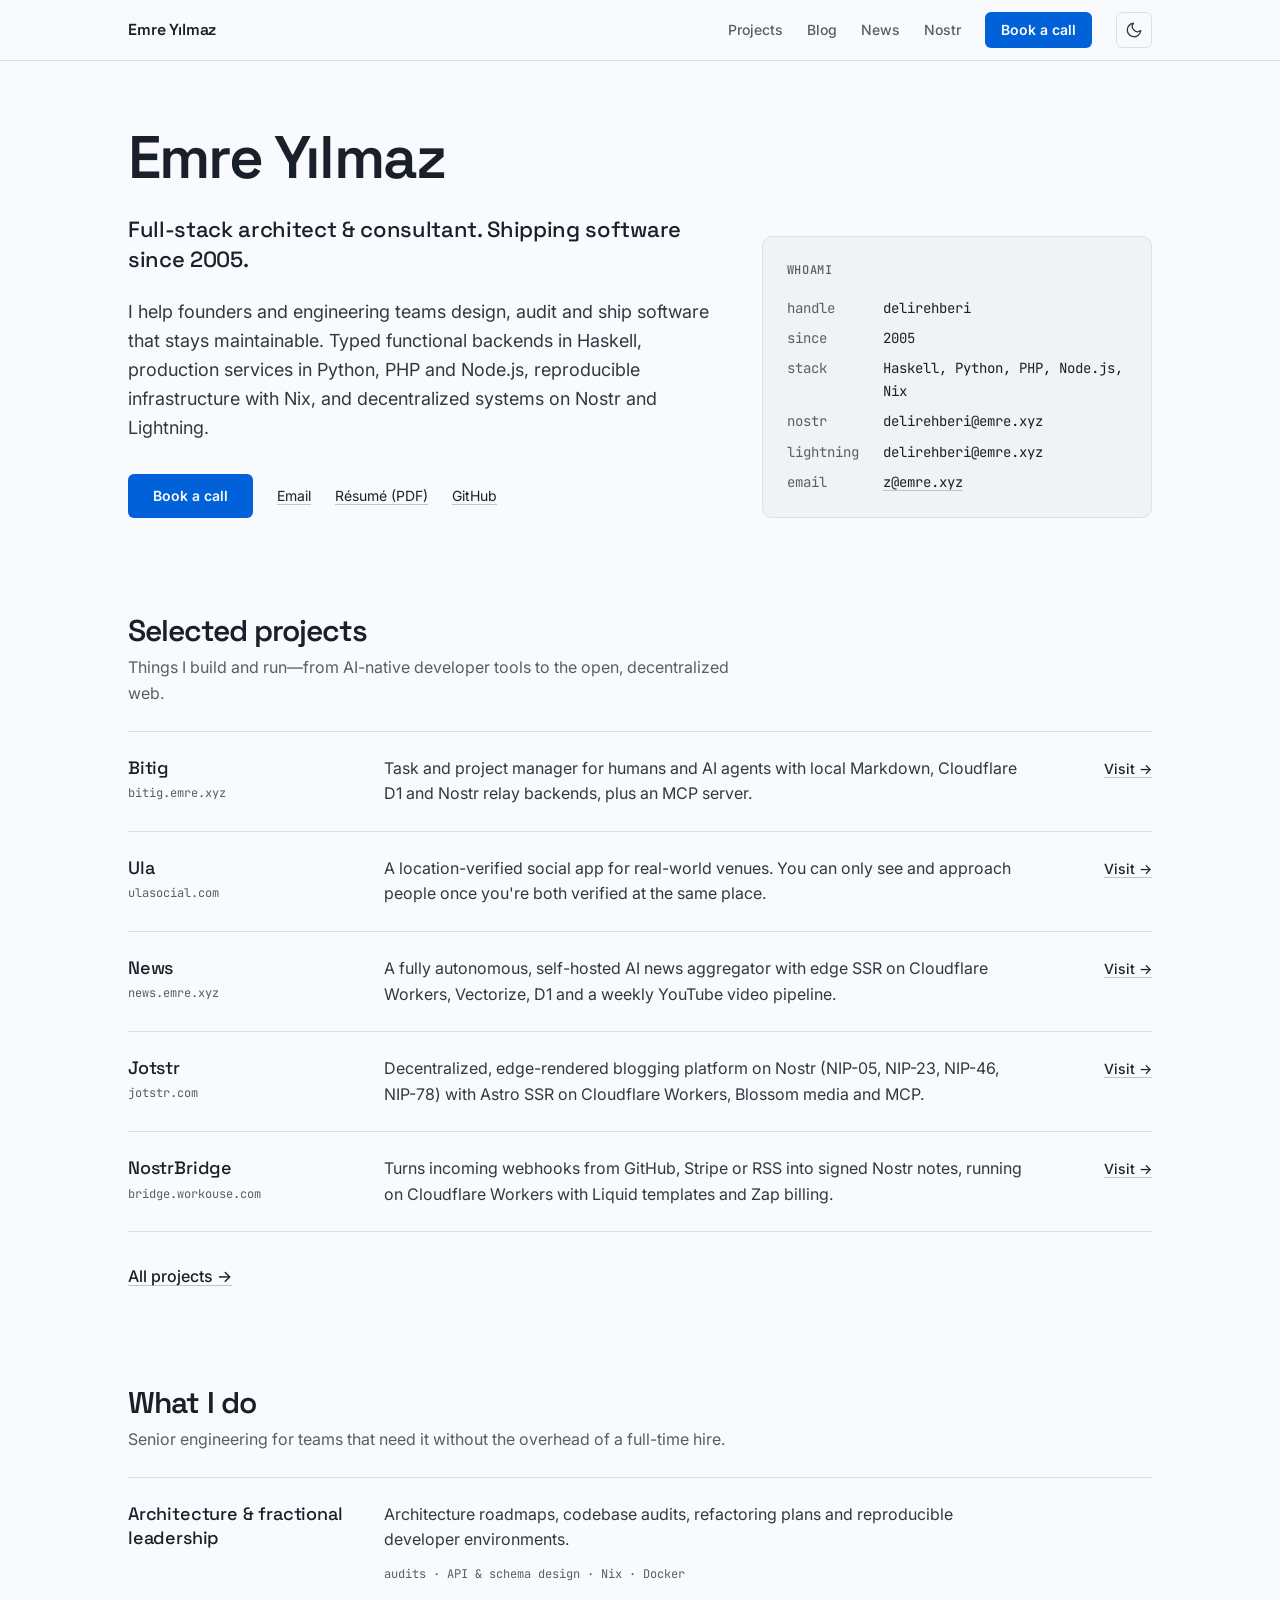
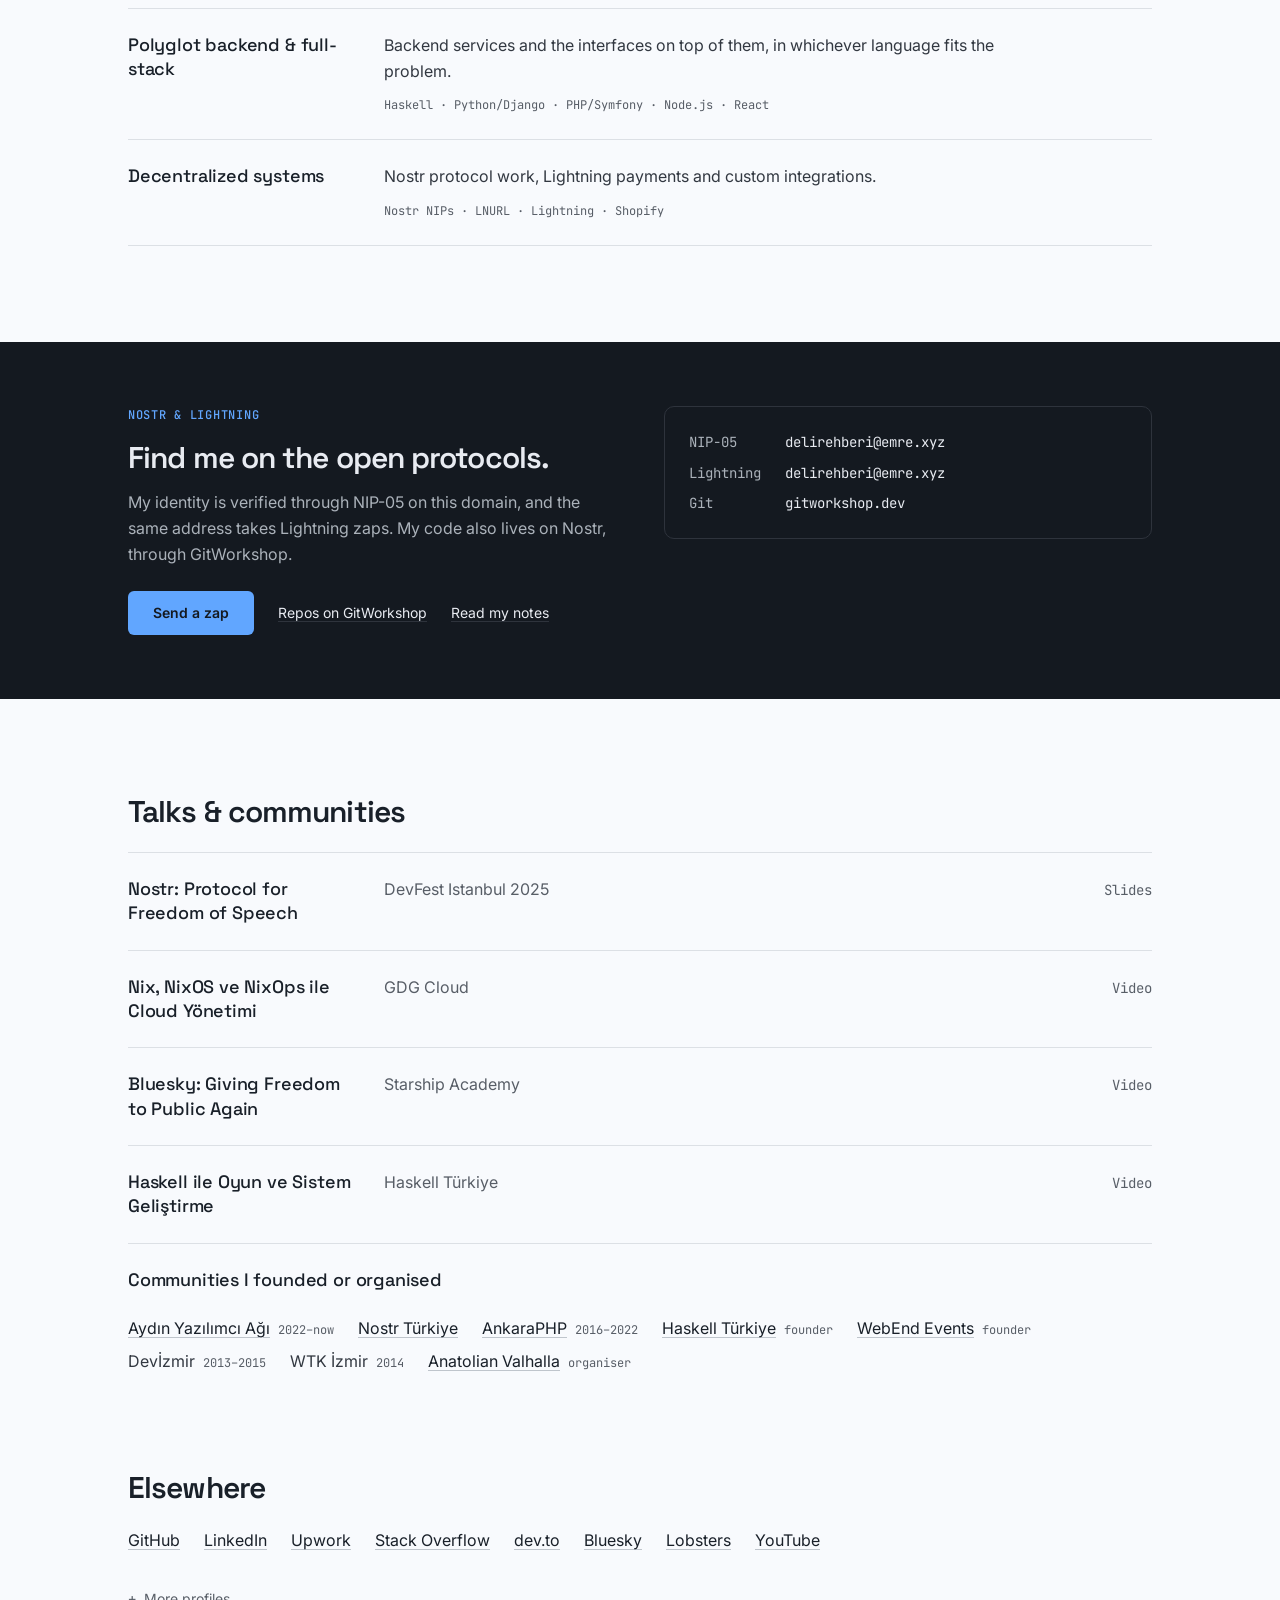
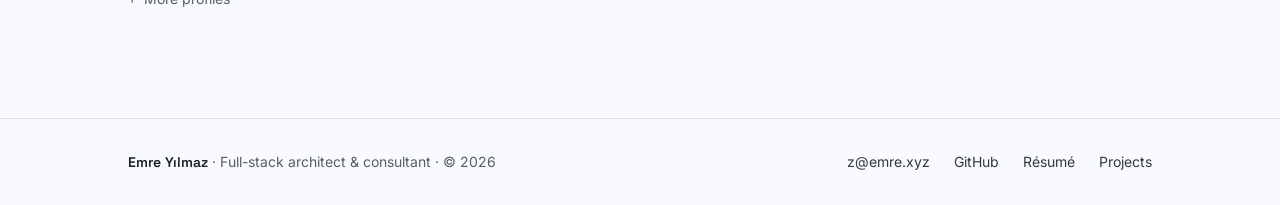
<file: index.html>
<!DOCTYPE html>
<html lang="en">

<head>
    <meta charset="UTF-8">
    <meta name="viewport" content="width=device-width, initial-scale=1.0">
    <title>Emre Yılmaz — Full-Stack Architect &amp; Consultant</title>
    <meta name="description"
        content="Full-stack architect and engineering consultant shipping software since 2005. Fractional tech leadership, polyglot backends (Haskell, Python, PHP, Node.js), Nix, and decentralized systems on Nostr and Lightning.">
    <meta name="author" content="Emre Yılmaz">
    <meta name="robots" content="index, follow, max-image-preview:large, max-snippet:-1, max-video-preview:-1">
    <link rel="canonical" href="https://emre.xyz/">
    <link rel="webmention" href="https://webmention.io/emre.xyz/webmention" />

    <meta name="theme-color" content="#0f1217" media="(prefers-color-scheme: dark)">
    <meta name="theme-color" content="#f8f9fb" media="(prefers-color-scheme: light)">

    <!-- Open Graph -->
    <meta property="og:site_name" content="emre.xyz">
    <meta property="og:type" content="profile">
    <meta property="og:url" content="https://emre.xyz/">
    <meta property="og:title" content="Emre Yılmaz — Full-Stack Architect &amp; Consultant">
    <meta property="og:description"
        content="Shipping software since 2005. Architecture, polyglot backends, reproducible infrastructure, and decentralized systems on Nostr and Lightning.">
    <meta property="og:image" content="https://emre.xyz/me.jpg">
    <meta property="og:image:alt" content="Emre Yılmaz (@delirehberi)">
    <meta property="og:locale" content="en_US">
    <meta property="profile:first_name" content="Emre">
    <meta property="profile:last_name" content="Yılmaz">
    <meta property="profile:username" content="delirehberi">

    <!-- Twitter Card -->
    <meta name="twitter:card" content="summary_large_image">
    <meta name="twitter:site" content="@delirehberi">
    <meta name="twitter:creator" content="@delirehberi">
    <meta name="twitter:title" content="Emre Yılmaz — Full-Stack Architect &amp; Consultant">
    <meta name="twitter:description"
        content="Shipping software since 2005. Architecture, polyglot backends, reproducible infrastructure, and decentralized systems on Nostr and Lightning.">
    <meta name="twitter:image" content="https://emre.xyz/me.jpg">
    <meta name="twitter:image:alt" content="Emre Yılmaz (@delirehberi)">

    <!-- Shared head: fonts, theme (applied before paint to avoid a flash), tokens + layout, chrome -->
    <link rel="preconnect" href="https://fonts.googleapis.com">
    <link rel="preconnect" href="https://fonts.gstatic.com" crossorigin>
    <script>
        (function () {
            var query = '(prefers-color-scheme: dark)';
            var dark;
            try {
                var saved = localStorage.getItem('theme');
                dark = saved ? saved === 'dark' : window.matchMedia(query).matches;
            } catch (error) {
                dark = window.matchMedia(query).matches;
            }
            if (dark) document.documentElement.classList.add('dark');
        })();
    </script>
    <link rel="stylesheet" href="/components/theme.css">
    <link rel="stylesheet" href="/components/site.css">
    <script type="module" src="/components/ui.js"></script>

    <!-- Structured Data (JSON-LD) -->
    <script type="application/ld+json">
    {
      "@context": "https://schema.org",
      "@graph": [
        {
          "@type": "WebSite",
          "@id": "https://emre.xyz/#website",
          "url": "https://emre.xyz/",
          "name": "Emre Yılmaz — Engineering Consulting & Architecture",
          "description": "Personal site of Emre Yılmaz, full-stack architect and engineering consultant.",
          "inLanguage": "en-US"
        },
        {
          "@type": "ProfilePage",
          "@id": "https://emre.xyz/#webpage",
          "url": "https://emre.xyz/",
          "name": "Emre Yılmaz (@delirehberi) — Full-Stack Architect & Consultant",
          "isPartOf": { "@id": "https://emre.xyz/#website" },
          "about": { "@id": "https://emre.xyz/#person" },
          "mainEntity": { "@id": "https://emre.xyz/#person" }
        },
        {
          "@type": ["Person", "ProfessionalService"],
          "@id": "https://emre.xyz/#person",
          "name": "Emre Yılmaz",
          "alternateName": "delirehberi",
          "jobTitle": "Full-Stack Architect & Engineering Consultant",
          "url": "https://emre.xyz/",
          "image": "https://emre.xyz/me.jpg",
          "email": "mailto:z@emre.xyz",
          "description": "Full-stack architect and consultant shipping software since 2005. Polyglot backends, reproducible infrastructure, and decentralized systems.",
          "priceRange": "$$$$",
          "knowsAbout": [
            "Software Architecture & Consulting",
            "Fractional Tech Leadership",
            "Polyglot Backend Systems",
            "Haskell Functional Programming",
            "Python & Django Architecture",
            "PHP & Symfony Enterprise Systems",
            "Node.js & TypeScript Ecosystem",
            "Nix, NixOS & Reproducible Infrastructure",
            "Docker & Microservices",
            "Decentralized Web & Nostr Protocol",
            "Bitcoin Lightning Network",
            "React & Next.js Modern Frontends"
          ],
          "sameAs": [
            "https://cal.emre.xyz",
            "https://gitworkshop.dev/delirehberi@emre.xyz/",
            "https://github.com/delirehberi",
            "https://linkedin.com/in/delirehberi",
            "https://www.upwork.com/freelancers/~0193fd6a7c0c7d5cb0",
            "https://dev.to/delirehberi",
            "https://stackoverflow.com/users/673223/delirehberi",
            "https://lobste.rs/~delirehberi",
            "https://youtube.com/@delirehberi",
            "https://t.me/delirehberi",
            "https://bsky.app/profile/emre.xyz"
          ]
        }
      ]
    }
    </script>
</head>

<body>
    <a class="skip-link" href="#main-content">Skip to main content</a>

    <emre-header active-page="home"></emre-header>

    <main id="main-content" class="page">

        <!-- Intro -->
        <section class="intro" aria-labelledby="intro-heading">
            <div class="intro-text">
                <h1 id="intro-heading">Emre Yılmaz</h1>
                <p class="role">Full-stack architect &amp; consultant. Shipping software since 2005.</p>
                <p class="lede">
                    I help founders and engineering teams design, audit and ship software that stays maintainable.
                    Typed functional backends in Haskell, production services in Python, PHP and Node.js,
                    reproducible infrastructure with Nix, and decentralized systems on Nostr and Lightning.
                </p>
                <div class="actions">
                    <a class="btn btn-primary" href="https://cal.emre.xyz" target="_blank" rel="noopener noreferrer">Book a call</a>
                    <a href="mailto:z@emre.xyz">Email</a>
                    <a href="/resume.pdf">Résumé (PDF)</a>
                    <a href="https://github.com/delirehberi" target="_blank" rel="noopener noreferrer me">GitHub</a>
                </div>
            </div>

            <aside class="whoami" aria-label="At a glance">
                <span class="label">whoami</span>
                <dl class="kv">
                    <dt>handle</dt>
                    <dd>delirehberi</dd>
                    <dt>since</dt>
                    <dd>2005</dd>
                    <dt>stack</dt>
                    <dd>Haskell, Python, PHP, Node.js, Nix</dd>
                    <dt>nostr</dt>
                    <dd>delirehberi@emre.xyz</dd>
                    <dt>lightning</dt>
                    <dd>delirehberi@emre.xyz</dd>
                    <dt>email</dt>
                    <dd><a href="mailto:z@emre.xyz">z@emre.xyz</a></dd>
                </dl>
            </aside>
        </section>

        <!-- Selected projects -->
        <section class="section" aria-labelledby="projects-heading">
            <div class="section-head">
                <h2 id="projects-heading">Selected projects</h2>
                <p>Things I build and run—from AI-native developer tools to the open, decentralized web.</p>
            </div>

            <ul class="index">
                <li class="row">
                    <div class="row-title">
                        <h3><a href="https://bitig.emre.xyz" target="_blank" rel="noopener noreferrer">Bitig</a></h3>
                        <span class="row-url">bitig.emre.xyz</span>
                    </div>
                    <p>Task and project manager for humans and AI agents with local Markdown, Cloudflare D1 and Nostr relay backends, plus an MCP server.</p>
                    <a class="arrow-link row-links" href="https://bitig.emre.xyz" target="_blank" rel="noopener noreferrer" aria-label="Visit Bitig">Visit</a>
                </li>
                <li class="row">
                    <div class="row-title">
                        <h3><a href="https://ulasocial.com" target="_blank" rel="noopener noreferrer">Ula</a></h3>
                        <span class="row-url">ulasocial.com</span>
                    </div>
                    <p>A location-verified social app for real-world venues. You can only see and approach people once you're both verified at the same place.</p>
                    <a class="arrow-link row-links" href="https://ulasocial.com" target="_blank" rel="noopener noreferrer" aria-label="Visit Ula">Visit</a>
                </li>
                <li class="row">
                    <div class="row-title">
                        <h3><a href="https://news.emre.xyz">News</a></h3>
                        <span class="row-url">news.emre.xyz</span>
                    </div>
                    <p>A fully autonomous, self-hosted AI news aggregator with edge SSR on Cloudflare Workers, Vectorize, D1 and a weekly YouTube video pipeline.</p>
                    <a class="arrow-link row-links" href="https://news.emre.xyz" aria-label="Visit News">Visit</a>
                </li>
                <li class="row">
                    <div class="row-title">
                        <h3><a href="https://jotstr.com" target="_blank" rel="noopener noreferrer">Jotstr</a></h3>
                        <span class="row-url">jotstr.com</span>
                    </div>
                    <p>Decentralized, edge-rendered blogging platform on Nostr (NIP-05, NIP-23, NIP-46, NIP-78) with Astro SSR on Cloudflare Workers, Blossom media and MCP.</p>
                    <a class="arrow-link row-links" href="https://jotstr.com" target="_blank" rel="noopener noreferrer" aria-label="Visit Jotstr">Visit</a>
                </li>
                <li class="row">
                    <div class="row-title">
                        <h3><a href="https://bridge.workouse.com" target="_blank" rel="noopener noreferrer">NostrBridge</a></h3>
                        <span class="row-url">bridge.workouse.com</span>
                    </div>
                    <p>Turns incoming webhooks from GitHub, Stripe or RSS into signed Nostr notes, running on Cloudflare Workers with Liquid templates and Zap billing.</p>
                    <a class="arrow-link row-links" href="https://bridge.workouse.com" target="_blank" rel="noopener noreferrer" aria-label="Visit NostrBridge">Visit</a>
                </li>
            </ul>

            <p class="section-foot"><a class="arrow-link" href="/projects/">All projects</a></p>
        </section>

        <!-- What I do -->
        <section class="section" aria-labelledby="work-heading">
            <div class="section-head">
                <h2 id="work-heading">What I do</h2>
                <p>Senior engineering for teams that need it without the overhead of a full-time hire.</p>
            </div>

            <ul class="index">
                <li class="row row-pair">
                    <h3>Architecture &amp; fractional leadership</h3>
                    <div class="row-body">
                        <p>Architecture roadmaps, codebase audits, refactoring plans and reproducible developer environments.</p>
                        <span class="stack">audits · API &amp; schema design · Nix · Docker</span>
                    </div>
                </li>
                <li class="row row-pair">
                    <h3>Polyglot backend &amp; full-stack</h3>
                    <div class="row-body">
                        <p>Backend services and the interfaces on top of them, in whichever language fits the problem.</p>
                        <span class="stack">Haskell · Python/Django · PHP/Symfony · Node.js · React</span>
                    </div>
                </li>
                <li class="row row-pair">
                    <h3>Decentralized systems</h3>
                    <div class="row-body">
                        <p>Nostr protocol work, Lightning payments and custom integrations.</p>
                        <span class="stack">Nostr NIPs · LNURL · Lightning · Shopify</span>
                    </div>
                </li>
            </ul>
        </section>

        <!-- Nostr & Lightning identity (the page's one dark band) -->
        <section class="band" aria-labelledby="nostr-heading">
            <div class="band-inner">
                <div class="band-copy">
                    <span class="label">Nostr &amp; Lightning</span>
                    <h2 id="nostr-heading">Find me on the open protocols.</h2>
                    <p>My identity is verified through NIP-05 on this domain, and the same address takes Lightning zaps. My code also lives on Nostr, through GitWorkshop.</p>
                    <div class="actions">
                        <a class="btn btn-band" href="lightning:delirehberi@emre.xyz">Send a zap</a>
                        <a href="https://gitworkshop.dev/delirehberi@emre.xyz/" target="_blank" rel="noopener noreferrer">Repos on GitWorkshop</a>
                        <a href="https://nostr.emre.xyz">Read my notes</a>
                    </div>
                </div>
                <div class="band-facts">
                    <dl class="kv">
                        <dt>NIP-05</dt>
                        <dd>delirehberi@emre.xyz</dd>
                        <dt>Lightning</dt>
                        <dd>delirehberi@emre.xyz</dd>
                        <dt>Git</dt>
                        <dd>gitworkshop.dev</dd>
                    </dl>
                </div>
            </div>
        </section>

        <!-- Talks & communities -->
        <section class="section" aria-labelledby="talks-heading">
            <div class="section-head">
                <h2 id="talks-heading">Talks &amp; communities</h2>
            </div>

            <ul class="index">
                <li class="row">
                    <div class="row-title">
                        <h3><a href="https://www.slideshare.net/slideshow/nostr-a-protocol-for-freedom-of-speech/284524621" target="_blank" rel="noopener noreferrer">Nostr: Protocol for Freedom of Speech</a></h3>
                    </div>
                    <p class="muted">DevFest Istanbul 2025</p>
                    <span class="row-url row-links">Slides</span>
                </li>
                <li class="row">
                    <div class="row-title">
                        <h3><a href="https://www.youtube.com/watch?v=VIBPfXmkvr8" target="_blank" rel="noopener noreferrer" lang="tr">Nix, NixOS ve NixOps ile Cloud Yönetimi</a></h3>
                    </div>
                    <p class="muted">GDG Cloud</p>
                    <span class="row-url row-links">Video</span>
                </li>
                <li class="row">
                    <div class="row-title">
                        <h3><a href="https://www.youtube.com/watch?v=TGUdPB2QJbk" target="_blank" rel="noopener noreferrer">Bluesky: Giving Freedom to Public Again</a></h3>
                    </div>
                    <p class="muted">Starship Academy</p>
                    <span class="row-url row-links">Video</span>
                </li>
                <li class="row">
                    <div class="row-title">
                        <h3><a href="https://www.youtube.com/watch?v=xbeWTD1dyPU" target="_blank" rel="noopener noreferrer" lang="tr">Haskell ile Oyun ve Sistem Geliştirme</a></h3>
                    </div>
                    <p class="muted">Haskell Türkiye</p>
                    <span class="row-url row-links">Video</span>
                </li>
            </ul>

            <div class="section-head">
                <h3>Communities I founded or organised</h3>
            </div>
            <ul class="inline-list communities">
                <li><a href="https://github.com/aydinyazilimciagi" target="_blank" rel="noopener noreferrer">Aydın Yazılımcı Ağı</a> <span class="when">2022–now</span></li>
                <li><a href="https://nostr.org.tr" target="_blank" rel="noopener noreferrer">Nostr Türkiye</a></li>
                <li><a href="https://github.com/AnkaraPHP" target="_blank" rel="noopener noreferrer">AnkaraPHP</a> <span class="when">2016–2022</span></li>
                <li><a href="https://github.com/haskellturkiye" target="_blank" rel="noopener noreferrer">Haskell Türkiye</a> <span class="when">founder</span></li>
                <li><a href="https://github.com/Webendorg" target="_blank" rel="noopener noreferrer">WebEnd Events</a> <span class="when">founder</span></li>
                <li>Devİzmir <span class="when">2013–2015</span></li>
                <li>WTK İzmir <span class="when">2014</span></li>
                <li><a href="https://anatolianvalhalla.com" target="_blank" rel="noopener noreferrer">Anatolian Valhalla</a> <span class="when">organiser</span></li>
            </ul>
        </section>

        <!-- Elsewhere -->
        <section class="section" aria-labelledby="elsewhere-heading">
            <div class="section-head">
                <h2 id="elsewhere-heading">Elsewhere</h2>
            </div>

            <ul class="inline-list">
                <li><a href="https://github.com/delirehberi" target="_blank" rel="noopener noreferrer me">GitHub</a></li>
                <li><a href="https://linkedin.com/in/delirehberi" target="_blank" rel="noopener noreferrer me">LinkedIn</a></li>
                <li><a href="https://www.upwork.com/freelancers/~0193fd6a7c0c7d5cb0" target="_blank" rel="noopener noreferrer">Upwork</a></li>
                <li><a href="https://stackoverflow.com/users/673223/delirehberi" target="_blank" rel="noopener noreferrer me">Stack Overflow</a></li>
                <li><a href="https://dev.to/delirehberi" target="_blank" rel="noopener noreferrer me">dev.to</a></li>
                <li><a href="https://bsky.app/profile/emre.xyz" target="_blank" rel="noopener noreferrer me">Bluesky</a></li>
                <li><a href="https://lobste.rs/~delirehberi" target="_blank" rel="noopener noreferrer me">Lobsters</a></li>
                <li><a href="https://youtube.com/@delirehberi" target="_blank" rel="noopener noreferrer me">YouTube</a></li>
            </ul>

            <details class="more">
                <summary>More profiles</summary>
                <ul class="inline-list">
                    <li><a href="https://www.goodreads.com/user/show/25148560-emre" target="_blank" rel="noopener noreferrer me">Goodreads</a></li>
                    <li><a href="https://www.imdb.com/user/p.febeayahsjg2oatzn5bvzjwngm/" target="_blank" rel="noopener noreferrer me">IMDb</a></li>
                    <li><a href="https://www.flickr.com/people/theylmz/" target="_blank" rel="noopener noreferrer me">Flickr</a></li>
                    <li><a href="https://soundcloud.com/delirehberi" target="_blank" rel="noopener noreferrer me">SoundCloud</a></li>
                    <li><a href="https://creators.spotify.com/pod/profile/delirehberi/" target="_blank" rel="noopener noreferrer">Spotify</a></li>
                    <li><a href="https://delirehberi.medium.com/" target="_blank" rel="noopener noreferrer me">Medium</a></li>
                    <li><a href="https://t.me/delirehberi" target="_blank" rel="noopener noreferrer">Telegram</a></li>
                    <li><a href="https://hub.docker.com/u/delirehberi" target="_blank" rel="noopener noreferrer">Docker Hub</a></li>
                    <li><a href="https://tr.wikipedia.org/wiki/Kullan%C4%B1c%C4%B1:Delirehberi" target="_blank" rel="noopener noreferrer me">Wikipedia</a></li>
                    <li><a href="https://www.tiktok.com/@delirehberi" target="_blank" rel="noopener noreferrer me">TikTok</a></li>
                </ul>
            </details>
        </section>

    </main>

    <emre-footer></emre-footer>
</body>

</html>
</file>
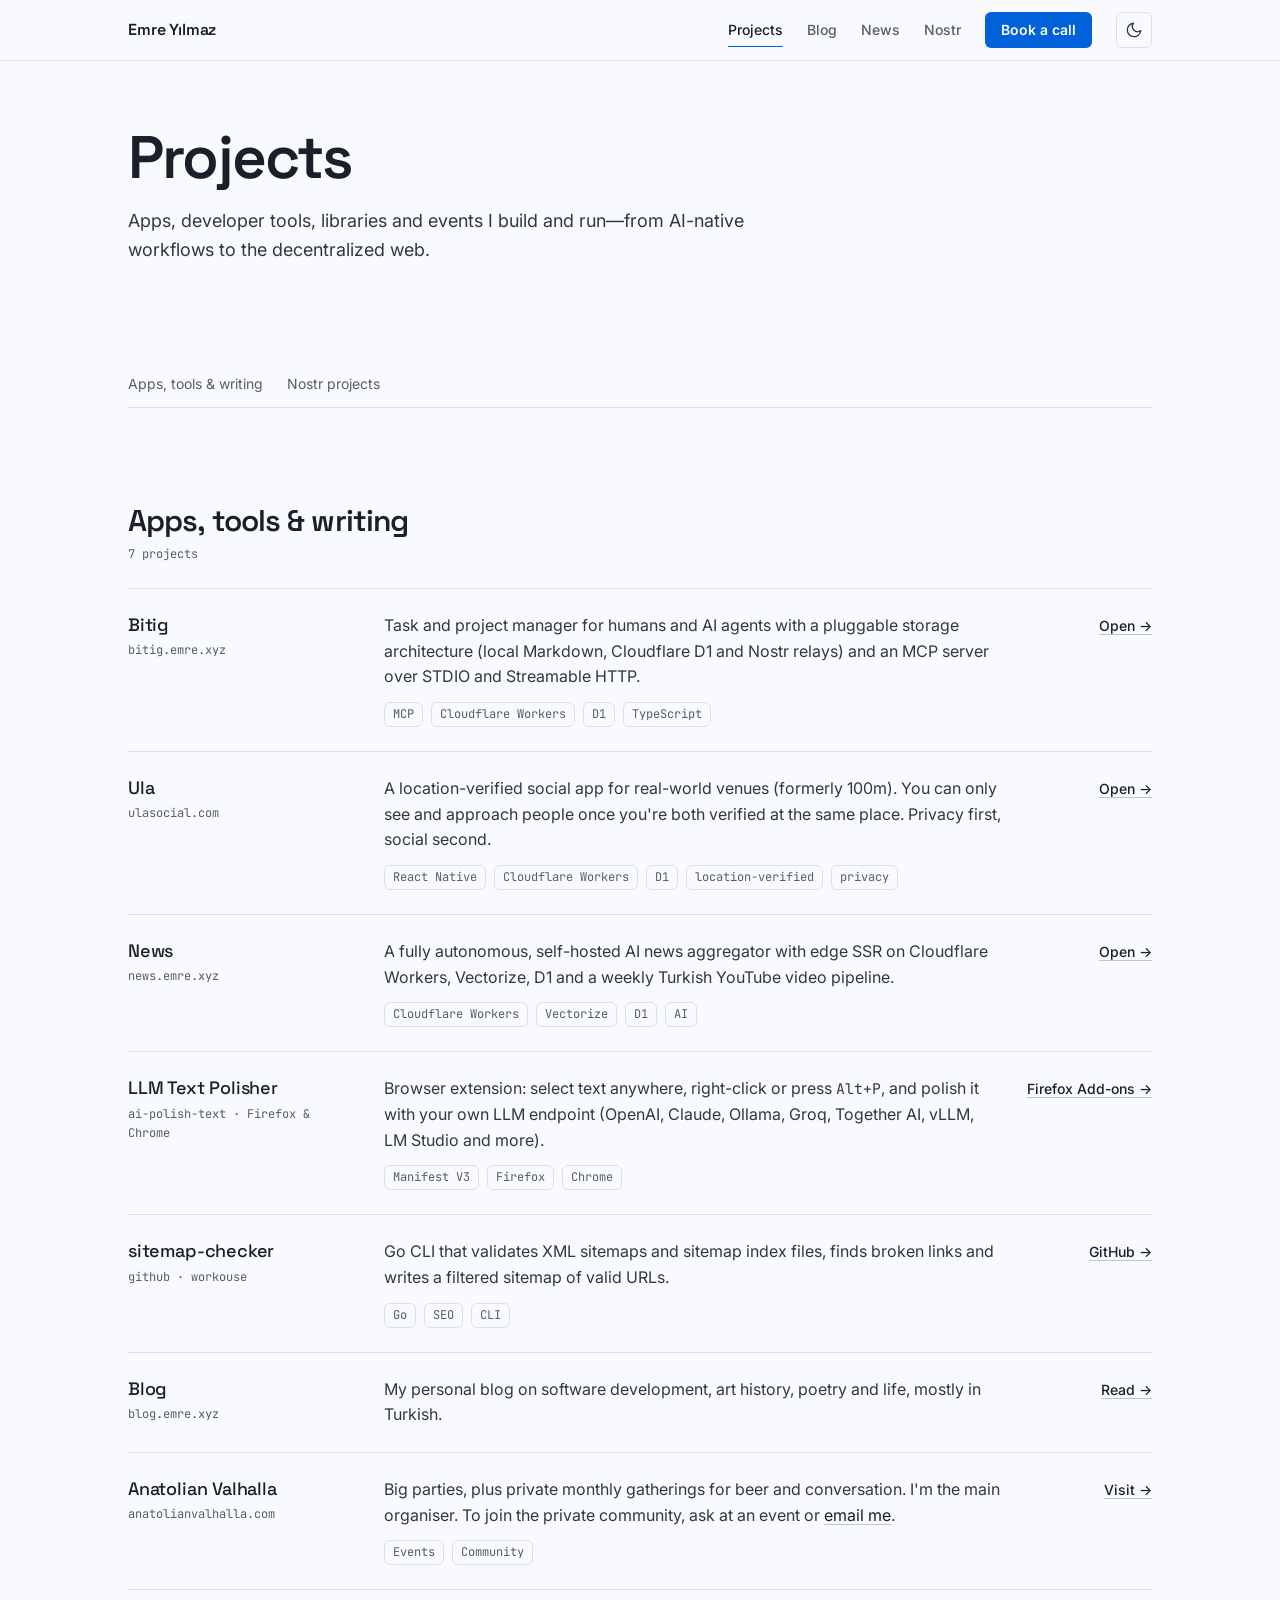
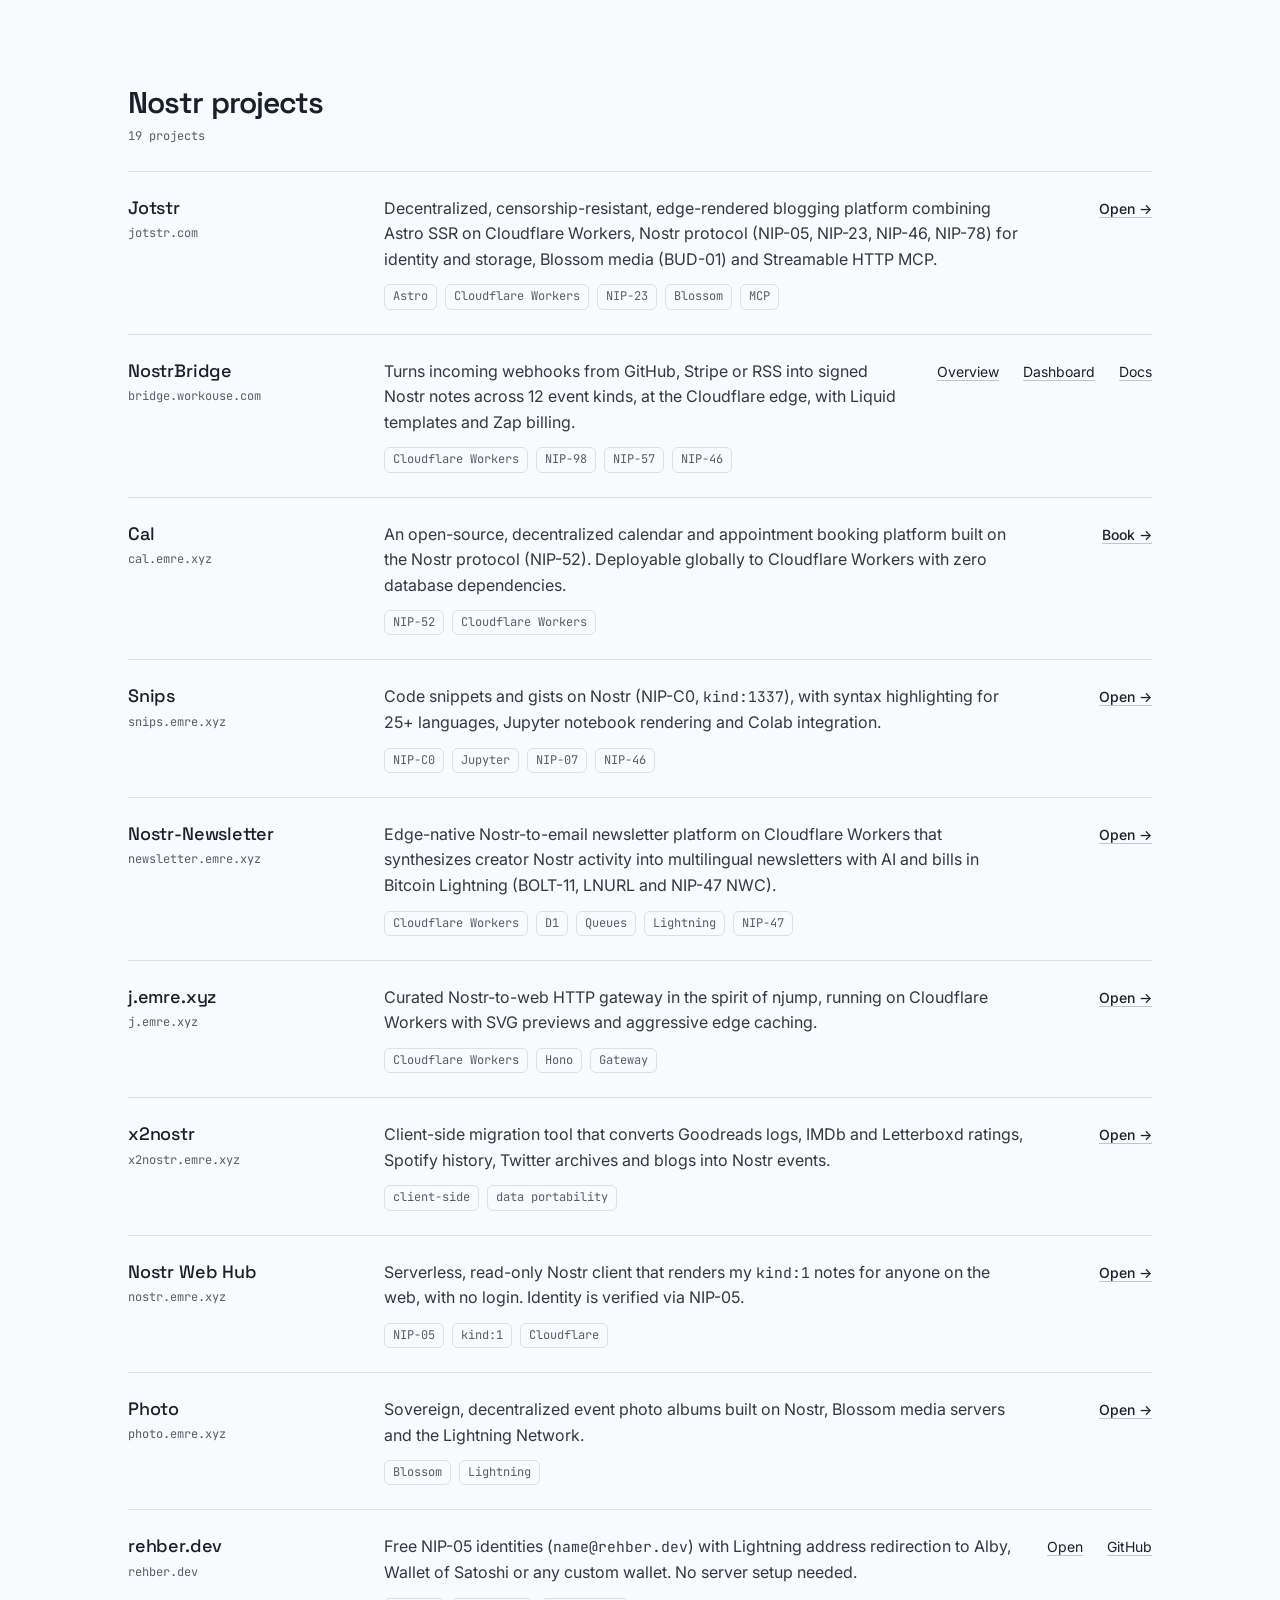
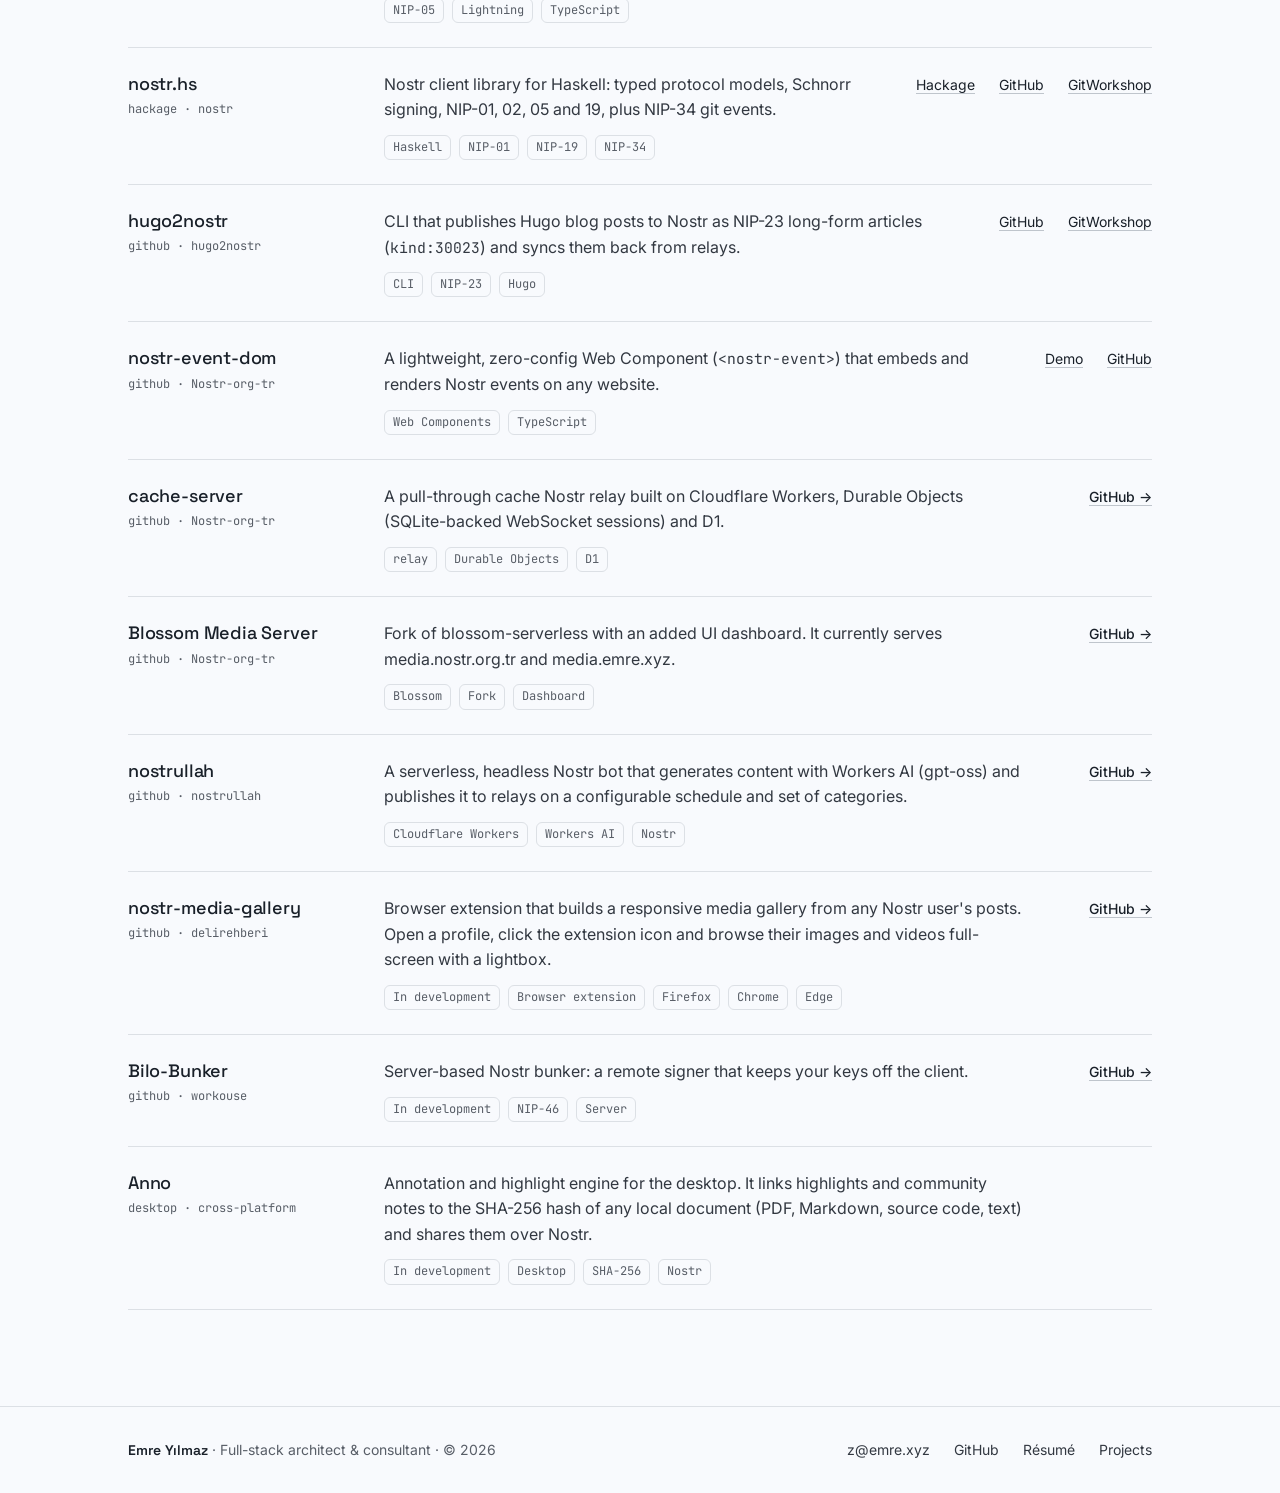
<file: projects/index.html>
<!DOCTYPE html>
<html lang="en">

<head>
    <meta charset="UTF-8">
    <meta name="viewport" content="width=device-width, initial-scale=1.0">
    <title>Projects — Emre Yılmaz</title>
    <meta name="description"
        content="Projects by Emre Yılmaz: AI and developer tools, web apps, browser extensions, writing, events, and Nostr apps and libraries.">
    <meta name="author" content="Emre Yılmaz">
    <meta name="robots" content="index, follow">
    <link rel="canonical" href="https://emre.xyz/projects/">

    <meta name="theme-color" content="#0f1217" media="(prefers-color-scheme: dark)">
    <meta name="theme-color" content="#f8f9fb" media="(prefers-color-scheme: light)">

    <meta property="og:site_name" content="emre.xyz">
    <meta property="og:type" content="website">
    <meta property="og:url" content="https://emre.xyz/projects/">
    <meta property="og:title" content="Projects — Emre Yılmaz">
    <meta property="og:description" content="AI and developer tools, web apps, browser extensions, writing, events, and Nostr apps and libraries.">
    <meta property="og:image" content="https://emre.xyz/me.jpg">
    <meta name="twitter:card" content="summary">
    <meta name="twitter:creator" content="@delirehberi">

    <!-- Shared head: fonts, theme (applied before paint to avoid a flash), tokens + layout, chrome -->
    <link rel="preconnect" href="https://fonts.googleapis.com">
    <link rel="preconnect" href="https://fonts.gstatic.com" crossorigin>
    <script>
        (function () {
            var query = '(prefers-color-scheme: dark)';
            var dark;
            try {
                var saved = localStorage.getItem('theme');
                dark = saved ? saved === 'dark' : window.matchMedia(query).matches;
            } catch (error) {
                dark = window.matchMedia(query).matches;
            }
            if (dark) document.documentElement.classList.add('dark');
        })();
    </script>
    <link rel="stylesheet" href="/components/theme.css">
    <link rel="stylesheet" href="/components/site.css">
    <script type="module" src="/components/ui.js"></script>

    <script type="application/ld+json">
    {
      "@context": "https://schema.org",
      "@type": "CollectionPage",
      "@id": "https://emre.xyz/projects/#webpage",
      "url": "https://emre.xyz/projects/",
      "name": "Projects — Emre Yılmaz",
      "isPartOf": { "@id": "https://emre.xyz/#website" },
      "author": { "@id": "https://emre.xyz/#person" },
      "mainEntity": {
        "@type": "ItemList",
        "itemListElement": [
          { "@type": "ListItem", "position": 1, "name": "Bitig", "url": "https://bitig.emre.xyz" },
          { "@type": "ListItem", "position": 2, "name": "Ula", "url": "https://ulasocial.com" },
          { "@type": "ListItem", "position": 3, "name": "News", "url": "https://news.emre.xyz" },
          { "@type": "ListItem", "position": 4, "name": "LLM Text Polisher", "url": "https://addons.mozilla.org/firefox/addon/ai-text-polisher/" },
          { "@type": "ListItem", "position": 5, "name": "sitemap-checker", "url": "https://github.com/workouse/sitemap-checker" },
          { "@type": "ListItem", "position": 6, "name": "Blog", "url": "https://blog.emre.xyz" },
          { "@type": "ListItem", "position": 7, "name": "Anatolian Valhalla", "url": "https://anatolianvalhalla.com" },
          { "@type": "ListItem", "position": 8, "name": "Jotstr", "url": "https://jotstr.com" },
          { "@type": "ListItem", "position": 9, "name": "NostrBridge", "url": "https://bridge.workouse.com" },
          { "@type": "ListItem", "position": 10, "name": "Cal", "url": "https://cal.emre.xyz" },
          { "@type": "ListItem", "position": 11, "name": "Snips", "url": "https://snips.emre.xyz" },
          { "@type": "ListItem", "position": 12, "name": "Nostr-Newsletter", "url": "https://newsletter.emre.xyz" },
          { "@type": "ListItem", "position": 13, "name": "j.emre.xyz", "url": "https://j.emre.xyz" },
          { "@type": "ListItem", "position": 14, "name": "x2nostr", "url": "https://x2nostr.emre.xyz" },
          { "@type": "ListItem", "position": 15, "name": "Nostr Web Hub", "url": "https://nostr.emre.xyz" },
          { "@type": "ListItem", "position": 16, "name": "Photo", "url": "https://photo.emre.xyz" },
          { "@type": "ListItem", "position": 17, "name": "rehber.dev", "url": "https://rehber.dev" },
          { "@type": "ListItem", "position": 18, "name": "nostr.hs", "url": "https://hackage.haskell.org/package/nostr" },
          { "@type": "ListItem", "position": 19, "name": "hugo2nostr", "url": "https://github.com/delirehberi/hugo2nostr" },
          { "@type": "ListItem", "position": 20, "name": "nostr-event-dom", "url": "https://github.com/Nostr-org-tr/nostr-event-dom" },
          { "@type": "ListItem", "position": 21, "name": "cache-server", "url": "https://github.com/Nostr-org-tr/cache-server" },
          { "@type": "ListItem", "position": 22, "name": "Blossom Media Server", "url": "https://github.com/Nostr-org-tr/blossom-serverless" },
          { "@type": "ListItem", "position": 23, "name": "nostrullah", "url": "https://github.com/delirehberi/nostrullah" },
          { "@type": "ListItem", "position": 24, "name": "nostr-media-gallery", "url": "https://github.com/delirehberi/nostr-media-gallery" },
          { "@type": "ListItem", "position": 25, "name": "Bilo-Bunker", "url": "https://github.com/workouse/bilo-bunker" },
          { "@type": "ListItem", "position": 26, "name": "Anno" }
        ]
      }
    }
    </script>
</head>

<body>
    <a class="skip-link" href="#main-content">Skip to main content</a>

    <emre-header active-page="projects"></emre-header>

    <main id="main-content" class="page">

        <header class="page-intro">
            <h1>Projects</h1>
            <p class="lede">Apps, developer tools, libraries and events I build and run—from AI-native workflows to the decentralized web.</p>
        </header>

        <nav class="anchors" aria-label="Project groups">
            <ul class="inline-list">
                <li><a href="#projects">Apps, tools &amp; writing</a></li>
                <li><a href="#nostr">Nostr projects</a></li>
            </ul>
        </nav>

        <!-- Promoted / general projects -->
        <section class="section" id="projects" aria-labelledby="projects-heading">
            <div class="section-head">
                <h2 id="projects-heading">Apps, tools &amp; writing</h2>
                <span class="count">7 projects</span>
            </div>
            <ul class="index">
                <li class="row">
                    <div class="row-title">
                        <h3><a href="https://bitig.emre.xyz" target="_blank" rel="noopener noreferrer">Bitig</a></h3>
                        <span class="row-url">bitig.emre.xyz</span>
                    </div>
                    <div class="row-body">
                        <p>Task and project manager for humans and AI agents with a pluggable storage architecture (local Markdown, Cloudflare D1 and Nostr relays) and an MCP server over STDIO and Streamable HTTP.</p>
                        <ul class="tags"><li>MCP</li><li>Cloudflare Workers</li><li>D1</li><li>TypeScript</li></ul>
                    </div>
                    <div class="row-links">
                        <a class="arrow-link" href="https://bitig.emre.xyz" target="_blank" rel="noopener noreferrer" aria-label="Open Bitig">Open</a>
                    </div>
                </li>
                <li class="row">
                    <div class="row-title">
                        <h3><a href="https://ulasocial.com" target="_blank" rel="noopener noreferrer">Ula</a></h3>
                        <span class="row-url">ulasocial.com</span>
                    </div>
                    <div class="row-body">
                        <p>A location-verified social app for real-world venues (formerly 100m). You can only see and approach people once you're both verified at the same place. Privacy first, social second.</p>
                        <ul class="tags"><li>React Native</li><li>Cloudflare Workers</li><li>D1</li><li>location-verified</li><li>privacy</li></ul>
                    </div>
                    <div class="row-links">
                        <a class="arrow-link" href="https://ulasocial.com" target="_blank" rel="noopener noreferrer" aria-label="Open Ula">Open</a>
                    </div>
                </li>
                <li class="row">
                    <div class="row-title">
                        <h3><a href="https://news.emre.xyz">News</a></h3>
                        <span class="row-url">news.emre.xyz</span>
                    </div>
                    <div class="row-body">
                        <p>A fully autonomous, self-hosted AI news aggregator with edge SSR on Cloudflare Workers, Vectorize, D1 and a weekly Turkish YouTube video pipeline.</p>
                        <ul class="tags"><li>Cloudflare Workers</li><li>Vectorize</li><li>D1</li><li>AI</li></ul>
                    </div>
                    <div class="row-links">
                        <a class="arrow-link" href="https://news.emre.xyz" aria-label="Open News">Open</a>
                    </div>
                </li>
                <li class="row">
                    <div class="row-title">
                        <h3><a href="https://addons.mozilla.org/firefox/addon/ai-text-polisher/" target="_blank" rel="noopener noreferrer">LLM Text Polisher</a></h3>
                        <span class="row-url">ai-polish-text · Firefox &amp; Chrome</span>
                    </div>
                    <div class="row-body">
                        <p>Browser extension: select text anywhere, right-click or press <kbd>Alt+P</kbd>, and polish it with your own LLM endpoint (OpenAI, Claude, Ollama, Groq, Together AI, vLLM, LM Studio and more).</p>
                        <ul class="tags"><li>Manifest V3</li><li>Firefox</li><li>Chrome</li></ul>
                    </div>
                    <div class="row-links">
                        <a class="arrow-link" href="https://addons.mozilla.org/firefox/addon/ai-text-polisher/" target="_blank" rel="noopener noreferrer" aria-label="LLM Text Polisher on Firefox Add-ons">Firefox Add-ons</a>
                    </div>
                </li>
                <li class="row">
                    <div class="row-title">
                        <h3><a href="https://github.com/workouse/sitemap-checker" target="_blank" rel="noopener noreferrer">sitemap-checker</a></h3>
                        <span class="row-url">github · workouse</span>
                    </div>
                    <div class="row-body">
                        <p>Go CLI that validates XML sitemaps and sitemap index files, finds broken links and writes a filtered sitemap of valid URLs.</p>
                        <ul class="tags"><li>Go</li><li>SEO</li><li>CLI</li></ul>
                    </div>
                    <div class="row-links">
                        <a class="arrow-link" href="https://github.com/workouse/sitemap-checker" target="_blank" rel="noopener noreferrer" aria-label="sitemap-checker on GitHub">GitHub</a>
                    </div>
                </li>
                <li class="row">
                    <div class="row-title">
                        <h3><a href="https://blog.emre.xyz">Blog</a></h3>
                        <span class="row-url">blog.emre.xyz</span>
                    </div>
                    <div class="row-body">
                        <p>My personal blog on software development, art history, poetry and life, mostly in Turkish.</p>
                    </div>
                    <div class="row-links">
                        <a class="arrow-link" href="https://blog.emre.xyz" aria-label="Read the blog">Read</a>
                    </div>
                </li>
                <li class="row">
                    <div class="row-title">
                        <h3><a href="https://anatolianvalhalla.com" target="_blank" rel="noopener noreferrer">Anatolian Valhalla</a></h3>
                        <span class="row-url">anatolianvalhalla.com</span>
                    </div>
                    <div class="row-body">
                        <p>Big parties, plus private monthly gatherings for beer and conversation. I'm the main organiser. To join the private community, ask at an event or <a href="mailto:z@emre.xyz?subject=Anatolian%20Valhalla">email me</a>.</p>
                        <ul class="tags"><li>Events</li><li>Community</li></ul>
                    </div>
                    <div class="row-links">
                        <a class="arrow-link" href="https://anatolianvalhalla.com" target="_blank" rel="noopener noreferrer" aria-label="Visit Anatolian Valhalla">Visit</a>
                    </div>
                </li>
            </ul>
        </section>

        <!-- Nostr projects -->
        <section class="section" id="nostr" aria-labelledby="nostr-heading">
            <div class="section-head">
                <h2 id="nostr-heading">Nostr projects</h2>
                <span class="count">19 projects</span>
            </div>
            <ul class="index">
                <li class="row">
                    <div class="row-title">
                        <h3><a href="https://jotstr.com" target="_blank" rel="noopener noreferrer">Jotstr</a></h3>
                        <span class="row-url">jotstr.com</span>
                    </div>
                    <div class="row-body">
                        <p>Decentralized, censorship-resistant, edge-rendered blogging platform combining Astro SSR on Cloudflare Workers, Nostr protocol (NIP-05, NIP-23, NIP-46, NIP-78) for identity and storage, Blossom media (BUD-01) and Streamable HTTP MCP.</p>
                        <ul class="tags"><li>Astro</li><li>Cloudflare Workers</li><li>NIP-23</li><li>Blossom</li><li>MCP</li></ul>
                    </div>
                    <div class="row-links">
                        <a class="arrow-link" href="https://jotstr.com" target="_blank" rel="noopener noreferrer" aria-label="Open Jotstr">Open</a>
                    </div>
                </li>
                <li class="row">
                    <div class="row-title">
                        <h3><a href="https://bridge.workouse.com" target="_blank" rel="noopener noreferrer">NostrBridge</a></h3>
                        <span class="row-url">bridge.workouse.com</span>
                    </div>
                    <div class="row-body">
                        <p>Turns incoming webhooks from GitHub, Stripe or RSS into signed Nostr notes across 12 event kinds, at the Cloudflare edge, with Liquid templates and Zap billing.</p>
                        <ul class="tags"><li>Cloudflare Workers</li><li>NIP-98</li><li>NIP-57</li><li>NIP-46</li></ul>
                    </div>
                    <div class="row-links">
                        <a href="https://bridge.workouse.com" target="_blank" rel="noopener noreferrer" aria-label="NostrBridge overview">Overview</a>
                        <a href="https://app.bridge.workouse.com" target="_blank" rel="noopener noreferrer" aria-label="NostrBridge dashboard">Dashboard</a>
                        <a href="https://bridge.workouse.com/docs" target="_blank" rel="noopener noreferrer" aria-label="NostrBridge docs">Docs</a>
                    </div>
                </li>
                <li class="row">
                    <div class="row-title">
                        <h3><a href="https://cal.emre.xyz" target="_blank" rel="noopener noreferrer">Cal</a></h3>
                        <span class="row-url">cal.emre.xyz</span>
                    </div>
                    <div class="row-body">
                        <p>An open-source, decentralized calendar and appointment booking platform built on the Nostr protocol (NIP-52). Deployable globally to Cloudflare Workers with zero database dependencies.</p>
                        <ul class="tags"><li>NIP-52</li><li>Cloudflare Workers</li></ul>
                    </div>
                    <div class="row-links">
                        <a class="arrow-link" href="https://cal.emre.xyz" target="_blank" rel="noopener noreferrer" aria-label="Book a call">Book</a>
                    </div>
                </li>
                <li class="row">
                    <div class="row-title">
                        <h3><a href="https://snips.emre.xyz" target="_blank" rel="noopener noreferrer">Snips</a></h3>
                        <span class="row-url">snips.emre.xyz</span>
                    </div>
                    <div class="row-body">
                        <p>Code snippets and gists on Nostr (NIP-C0, <code>kind:1337</code>), with syntax highlighting for 25+ languages, Jupyter notebook rendering and Colab integration.</p>
                        <ul class="tags"><li>NIP-C0</li><li>Jupyter</li><li>NIP-07</li><li>NIP-46</li></ul>
                    </div>
                    <div class="row-links">
                        <a class="arrow-link" href="https://snips.emre.xyz" target="_blank" rel="noopener noreferrer" aria-label="Open Snips">Open</a>
                    </div>
                </li>
                <li class="row">
                    <div class="row-title">
                        <h3><a href="https://newsletter.emre.xyz" target="_blank" rel="noopener noreferrer">Nostr-Newsletter</a></h3>
                        <span class="row-url">newsletter.emre.xyz</span>
                    </div>
                    <div class="row-body">
                        <p>Edge-native Nostr-to-email newsletter platform on Cloudflare Workers that synthesizes creator Nostr activity into multilingual newsletters with AI and bills in Bitcoin Lightning (BOLT-11, LNURL and NIP-47 NWC).</p>
                        <ul class="tags"><li>Cloudflare Workers</li><li>D1</li><li>Queues</li><li>Lightning</li><li>NIP-47</li></ul>
                    </div>
                    <div class="row-links">
                        <a class="arrow-link" href="https://newsletter.emre.xyz" target="_blank" rel="noopener noreferrer" aria-label="Open Nostr-Newsletter">Open</a>
                    </div>
                </li>
                <li class="row">
                    <div class="row-title">
                        <h3><a href="https://j.emre.xyz" target="_blank" rel="noopener noreferrer">j.emre.xyz</a></h3>
                        <span class="row-url">j.emre.xyz</span>
                    </div>
                    <div class="row-body">
                        <p>Curated Nostr-to-web HTTP gateway in the spirit of njump, running on Cloudflare Workers with SVG previews and aggressive edge caching.</p>
                        <ul class="tags"><li>Cloudflare Workers</li><li>Hono</li><li>Gateway</li></ul>
                    </div>
                    <div class="row-links">
                        <a class="arrow-link" href="https://j.emre.xyz" target="_blank" rel="noopener noreferrer" aria-label="Open j.emre.xyz">Open</a>
                    </div>
                </li>
                <li class="row">
                    <div class="row-title">
                        <h3><a href="https://x2nostr.emre.xyz" target="_blank" rel="noopener noreferrer">x2nostr</a></h3>
                        <span class="row-url">x2nostr.emre.xyz</span>
                    </div>
                    <div class="row-body">
                        <p>Client-side migration tool that converts Goodreads logs, IMDb and Letterboxd ratings, Spotify history, Twitter archives and blogs into Nostr events.</p>
                        <ul class="tags"><li>client-side</li><li>data portability</li></ul>
                    </div>
                    <div class="row-links">
                        <a class="arrow-link" href="https://x2nostr.emre.xyz" target="_blank" rel="noopener noreferrer" aria-label="Open x2nostr">Open</a>
                    </div>
                </li>
                <li class="row">
                    <div class="row-title">
                        <h3><a href="https://nostr.emre.xyz">Nostr Web Hub</a></h3>
                        <span class="row-url">nostr.emre.xyz</span>
                    </div>
                    <div class="row-body">
                        <p>Serverless, read-only Nostr client that renders my <code>kind:1</code> notes for anyone on the web, with no login. Identity is verified via NIP-05.</p>
                        <ul class="tags"><li>NIP-05</li><li>kind:1</li><li>Cloudflare</li></ul>
                    </div>
                    <div class="row-links">
                        <a class="arrow-link" href="https://nostr.emre.xyz" aria-label="Open Nostr Web Hub">Open</a>
                    </div>
                </li>
                <li class="row">
                    <div class="row-title">
                        <h3><a href="https://photo.emre.xyz" target="_blank" rel="noopener noreferrer">Photo</a></h3>
                        <span class="row-url">photo.emre.xyz</span>
                    </div>
                    <div class="row-body">
                        <p>Sovereign, decentralized event photo albums built on Nostr, Blossom media servers and the Lightning Network.</p>
                        <ul class="tags"><li>Blossom</li><li>Lightning</li></ul>
                    </div>
                    <div class="row-links">
                        <a class="arrow-link" href="https://photo.emre.xyz" target="_blank" rel="noopener noreferrer" aria-label="Open Photo">Open</a>
                    </div>
                </li>
                <li class="row">
                    <div class="row-title">
                        <h3><a href="https://rehber.dev" target="_blank" rel="noopener noreferrer">rehber.dev</a></h3>
                        <span class="row-url">rehber.dev</span>
                    </div>
                    <div class="row-body">
                        <p>Free NIP-05 identities (<code>name@rehber.dev</code>) with Lightning address redirection to Alby, Wallet of Satoshi or any custom wallet. No server setup needed.</p>
                        <ul class="tags"><li>NIP-05</li><li>Lightning</li><li>TypeScript</li></ul>
                    </div>
                    <div class="row-links">
                        <a href="https://rehber.dev" target="_blank" rel="noopener noreferrer" aria-label="Open rehber.dev">Open</a>
                        <a href="https://github.com/Nostr-org-tr/rehber.dev" target="_blank" rel="noopener noreferrer" aria-label="rehber.dev on GitHub">GitHub</a>
                    </div>
                </li>
                <li class="row">
                    <div class="row-title">
                        <h3><a href="https://hackage.haskell.org/package/nostr" target="_blank" rel="noopener noreferrer">nostr.hs</a></h3>
                        <span class="row-url">hackage · nostr</span>
                    </div>
                    <div class="row-body">
                        <p>Nostr client library for Haskell: typed protocol models, Schnorr signing, NIP-01, 02, 05 and 19, plus NIP-34 git events.</p>
                        <ul class="tags"><li>Haskell</li><li>NIP-01</li><li>NIP-19</li><li>NIP-34</li></ul>
                    </div>
                    <div class="row-links">
                        <a href="https://hackage.haskell.org/package/nostr" target="_blank" rel="noopener noreferrer" aria-label="nostr.hs on Hackage">Hackage</a>
                        <a href="https://github.com/delirehberi/nostr.hs" target="_blank" rel="noopener noreferrer" aria-label="nostr.hs on GitHub">GitHub</a>
                        <a href="https://gitworkshop.dev/delirehberi@emre.xyz/relay.ngit.dev/nostr-hs" target="_blank" rel="noopener noreferrer" aria-label="nostr.hs on GitWorkshop">GitWorkshop</a>
                    </div>
                </li>
                <li class="row">
                    <div class="row-title">
                        <h3><a href="https://github.com/delirehberi/hugo2nostr" target="_blank" rel="noopener noreferrer">hugo2nostr</a></h3>
                        <span class="row-url">github · hugo2nostr</span>
                    </div>
                    <div class="row-body">
                        <p>CLI that publishes Hugo blog posts to Nostr as NIP-23 long-form articles (<code>kind:30023</code>) and syncs them back from relays.</p>
                        <ul class="tags"><li>CLI</li><li>NIP-23</li><li>Hugo</li></ul>
                    </div>
                    <div class="row-links">
                        <a href="https://github.com/delirehberi/hugo2nostr" target="_blank" rel="noopener noreferrer" aria-label="hugo2nostr on GitHub">GitHub</a>
                        <a href="https://gitworkshop.dev/delirehberi@emre.xyz/relay.ngit.dev/hugo2nostr" target="_blank" rel="noopener noreferrer" aria-label="hugo2nostr on GitWorkshop">GitWorkshop</a>
                    </div>
                </li>
                <li class="row">
                    <div class="row-title">
                        <h3><a href="https://github.com/Nostr-org-tr/nostr-event-dom" target="_blank" rel="noopener noreferrer">nostr-event-dom</a></h3>
                        <span class="row-url">github · Nostr-org-tr</span>
                    </div>
                    <div class="row-body">
                        <p>A lightweight, zero-config Web Component (<code>&lt;nostr-event&gt;</code>) that embeds and renders Nostr events on any website.</p>
                        <ul class="tags"><li>Web Components</li><li>TypeScript</li></ul>
                    </div>
                    <div class="row-links">
                        <a href="https://nostr-org-tr.github.io/nostr-event-dom/" target="_blank" rel="noopener noreferrer" aria-label="nostr-event-dom demo">Demo</a>
                        <a href="https://github.com/Nostr-org-tr/nostr-event-dom" target="_blank" rel="noopener noreferrer" aria-label="nostr-event-dom on GitHub">GitHub</a>
                    </div>
                </li>
                <li class="row">
                    <div class="row-title">
                        <h3><a href="https://github.com/Nostr-org-tr/cache-server" target="_blank" rel="noopener noreferrer">cache-server</a></h3>
                        <span class="row-url">github · Nostr-org-tr</span>
                    </div>
                    <div class="row-body">
                        <p>A pull-through cache Nostr relay built on Cloudflare Workers, Durable Objects (SQLite-backed WebSocket sessions) and D1.</p>
                        <ul class="tags"><li>relay</li><li>Durable Objects</li><li>D1</li></ul>
                    </div>
                    <div class="row-links">
                        <a class="arrow-link" href="https://github.com/Nostr-org-tr/cache-server" target="_blank" rel="noopener noreferrer" aria-label="cache-server on GitHub">GitHub</a>
                    </div>
                </li>
                <li class="row">
                    <div class="row-title">
                        <h3><a href="https://github.com/Nostr-org-tr/blossom-serverless" target="_blank" rel="noopener noreferrer">Blossom Media Server</a></h3>
                        <span class="row-url">github · Nostr-org-tr</span>
                    </div>
                    <div class="row-body">
                        <p>Fork of blossom-serverless with an added UI dashboard. It currently serves media.nostr.org.tr and media.emre.xyz.</p>
                        <ul class="tags"><li>Blossom</li><li>Fork</li><li>Dashboard</li></ul>
                    </div>
                    <div class="row-links">
                        <a class="arrow-link" href="https://github.com/Nostr-org-tr/blossom-serverless" target="_blank" rel="noopener noreferrer" aria-label="Blossom Media Server on GitHub">GitHub</a>
                    </div>
                </li>
                <li class="row">
                    <div class="row-title">
                        <h3><a href="https://github.com/delirehberi/nostrullah" target="_blank" rel="noopener noreferrer">nostrullah</a></h3>
                        <span class="row-url">github · nostrullah</span>
                    </div>
                    <div class="row-body">
                        <p>A serverless, headless Nostr bot that generates content with Workers AI (gpt-oss) and publishes it to relays on a configurable schedule and set of categories.</p>
                        <ul class="tags"><li>Cloudflare Workers</li><li>Workers AI</li><li>Nostr</li></ul>
                    </div>
                    <div class="row-links">
                        <a class="arrow-link" href="https://github.com/delirehberi/nostrullah" target="_blank" rel="noopener noreferrer" aria-label="nostrullah on GitHub">GitHub</a>
                    </div>
                </li>
                <li class="row">
                    <div class="row-title">
                        <h3><a href="https://github.com/delirehberi/nostr-media-gallery" target="_blank" rel="noopener noreferrer">nostr-media-gallery</a></h3>
                        <span class="row-url">github · delirehberi</span>
                    </div>
                    <div class="row-body">
                        <p>Browser extension that builds a responsive media gallery from any Nostr user's posts. Open a profile, click the extension icon and browse their images and videos full-screen with a lightbox.</p>
                        <ul class="tags"><li>In development</li><li>Browser extension</li><li>Firefox</li><li>Chrome</li><li>Edge</li></ul>
                    </div>
                    <div class="row-links">
                        <a class="arrow-link" href="https://github.com/delirehberi/nostr-media-gallery" target="_blank" rel="noopener noreferrer" aria-label="nostr-media-gallery on GitHub">GitHub</a>
                    </div>
                </li>
                <li class="row">
                    <div class="row-title">
                        <h3><a href="https://github.com/workouse/bilo-bunker" target="_blank" rel="noopener noreferrer">Bilo-Bunker</a></h3>
                        <span class="row-url">github · workouse</span>
                    </div>
                    <div class="row-body">
                        <p>Server-based Nostr bunker: a remote signer that keeps your keys off the client.</p>
                        <ul class="tags"><li>In development</li><li>NIP-46</li><li>Server</li></ul>
                    </div>
                    <div class="row-links">
                        <a class="arrow-link" href="https://github.com/workouse/bilo-bunker" target="_blank" rel="noopener noreferrer" aria-label="Bilo-Bunker on GitHub">GitHub</a>
                    </div>
                </li>
                <li class="row">
                    <div class="row-title">
                        <h3>Anno</h3>
                        <span class="row-url">desktop · cross-platform</span>
                    </div>
                    <div class="row-body">
                        <p>Annotation and highlight engine for the desktop. It links highlights and community notes to the SHA-256 hash of any local document (PDF, Markdown, source code, text) and shares them over Nostr.</p>
                        <ul class="tags"><li>In development</li><li>Desktop</li><li>SHA-256</li><li>Nostr</li></ul>
                    </div>
                </li>
            </ul>
        </section>

    </main>

    <emre-footer></emre-footer>
</body>

</html>
</file>
<file: components/theme.css>
/* Shared layout for every emre.xyz page — header/footer chrome lives in ui.js.
 * Page-specific pieces go in site.css. Every value comes from tokens.css. */
@import url("https://fonts.googleapis.com/css2?family=Inter:wght@400;500;600&family=JetBrains+Mono:wght@400;500&family=Space+Grotesk:wght@500;600&display=swap");
@import url("tokens.css");

/* ---------- Base ---------- */

*,
*::before,
*::after {
    box-sizing: border-box;
}

html,
body {
    overflow-x: clip;
}

html {
    -webkit-text-size-adjust: 100%;
    scroll-padding-top: calc(var(--nav-height) + var(--space-sm));
}

body {
    margin: 0;
    min-height: 100vh;
    display: flex;
    flex-direction: column;
    background: var(--color-paper);
    color: var(--color-ink-2);
    font-family: var(--font-body);
    font-size: var(--text-base);
    line-height: var(--leading-body);
    -webkit-font-smoothing: antialiased;
    -moz-osx-font-smoothing: grayscale;
}

h1,
h2,
h3 {
    margin: 0;
    color: var(--color-ink);
    font-family: var(--font-display);
    font-style: normal;
    font-weight: 600;
    line-height: var(--leading-tight);
    letter-spacing: var(--tracking-display);
    overflow-wrap: anywhere;
    min-width: 0;
}

h1 {
    font-size: var(--text-display);
}

h2 {
    font-size: var(--text-2xl);
}

h3 {
    font-size: var(--text-lg);
    font-weight: 500;
    letter-spacing: -0.01em;
    line-height: var(--leading-snug);
}

p {
    margin: 0;
    max-width: var(--measure);
}

code,
kbd,
.mono {
    font-family: var(--font-mono);
    font-size: 0.92em;
}

img {
    max-width: 100%;
    height: auto;
    display: block;
}

/* ---------- Links & focus ---------- */

a {
    color: var(--color-ink);
    text-decoration-line: underline;
    text-decoration-color: var(--color-rule-strong);
    text-decoration-thickness: 1px;
    text-underline-offset: 0.2em;
    transition: color var(--dur-fast) var(--ease-out), text-decoration-color var(--dur-fast) var(--ease-out);
}

a:hover {
    color: var(--color-accent);
    text-decoration-color: currentColor;
}

:focus-visible {
    outline: 2px solid var(--color-focus);
    outline-offset: 3px;
    border-radius: 2px;
}

.skip-link {
    position: absolute;
    left: var(--space-sm);
    top: -100%;
    z-index: 100;
    padding: var(--space-2xs) var(--space-sm);
    background: var(--color-ink);
    color: var(--color-paper);
    border-radius: var(--radius-sm);
}

.skip-link:focus {
    top: var(--space-sm);
}

/* ---------- Page container & sections ---------- */

.page {
    flex: 1 0 auto;
    width: 100%;
    max-width: var(--page-max);
    margin-inline: auto;
    padding: var(--space-2xl) var(--page-gutter) var(--space-3xl);
    display: flex;
    flex-direction: column;
    gap: var(--space-3xl);
}

.section {
    display: flex;
    flex-direction: column;
    gap: var(--space-md);
    min-width: 0;
}

/* Section head: tag above heading, always stacked — never side-by-side */
.section-head {
    display: flex;
    flex-direction: column;
    gap: var(--space-2xs);
}

.section-head p {
    color: var(--color-ink-3);
}

.section-foot {
    padding-top: var(--space-2xs);
}

.label {
    font-family: var(--font-mono);
    font-size: var(--text-xs);
    font-weight: 500;
    letter-spacing: var(--tracking-label);
    text-transform: uppercase;
    color: var(--color-ink-3);
}

.lede {
    font-size: var(--text-lg);
    color: var(--color-ink-2);
}

.muted {
    color: var(--color-ink-3);
}

/* ---------- Buttons ---------- */

.btn {
    display: inline-flex;
    align-items: center;
    justify-content: center;
    gap: var(--space-2xs);
    min-height: 2.75rem;
    padding: 0 var(--space-md);
    border: var(--rule-width) solid transparent;
    border-radius: var(--radius-sm);
    font-family: var(--font-body);
    font-size: var(--text-sm);
    font-weight: 600;
    line-height: 1;
    white-space: nowrap;
    text-decoration: none;
    cursor: pointer;
    transition: background-color var(--dur-fast) var(--ease-out), border-color var(--dur-fast) var(--ease-out), color var(--dur-fast) var(--ease-out);
}

.btn-primary {
    background: var(--color-accent);
    color: var(--color-on-accent);
}

.btn-primary:hover {
    background: var(--color-accent-hover);
    color: var(--color-on-accent);
}

.btn-primary:active {
    transform: translateY(1px);
}

.btn-secondary {
    background: transparent;
    border-color: var(--color-rule-strong);
    color: var(--color-ink);
}

.btn-secondary:hover {
    border-color: var(--color-accent);
    color: var(--color-accent);
}

/* Typographic link with a trailing arrow — never wraps */
.arrow-link {
    font-weight: 500;
    white-space: nowrap;
}

.arrow-link::after {
    content: " →";
}

/* ---------- Index rows (Index-First primitive) ---------- */

.index {
    list-style: none;
    margin: 0;
    padding: 0;
    border-top: var(--rule-width) solid var(--color-rule);
}

.index > li {
    border-bottom: var(--rule-width) solid var(--color-rule);
}

.row {
    display: grid;
    grid-template-columns: minmax(0, 14rem) minmax(0, 1fr) auto;
    gap: var(--space-2xs) var(--space-lg);
    align-items: baseline;
    padding: var(--space-md) 0;
}

.row-title {
    display: flex;
    flex-direction: column;
    gap: var(--space-3xs);
    min-width: 0;
}

.row-title h3 a {
    color: var(--color-ink);
    text-decoration: none;
}

.row-title h3 a:hover {
    color: var(--color-accent);
}

.row-url {
    font-family: var(--font-mono);
    font-size: var(--text-xs);
    color: var(--color-ink-3);
    overflow-wrap: anywhere;
}

.row-body {
    display: flex;
    flex-direction: column;
    gap: var(--space-xs);
    min-width: 0;
}

.row-links {
    display: flex;
    flex-wrap: wrap;
    gap: var(--space-2xs) var(--space-md);
    font-size: var(--text-sm);
    justify-self: end;
}

/* A single arrow link used directly as the row's link cell: keep the arrow glued to its label */
.row-links.arrow-link {
    display: block;
}

.tags {
    display: flex;
    flex-wrap: wrap;
    gap: var(--space-3xs) var(--space-2xs);
    list-style: none;
    margin: 0;
    padding: 0;
}

.tags li {
    font-family: var(--font-mono);
    font-size: var(--text-xs);
    color: var(--color-ink-3);
    padding: 0.125rem var(--space-2xs);
    border: var(--rule-width) solid var(--color-rule);
    border-radius: var(--radius-sm);
}

/* ---------- Key–value lists ---------- */

.kv {
    display: grid;
    grid-template-columns: max-content minmax(0, 1fr);
    gap: var(--space-2xs) var(--space-md);
    margin: 0;
    font-family: var(--font-mono);
    font-size: var(--text-sm);
}

.kv dt {
    color: var(--color-ink-3);
}

.kv dd {
    margin: 0;
    color: var(--color-ink);
    overflow-wrap: anywhere;
}

/* ---------- Inline lists ---------- */

.inline-list {
    display: flex;
    flex-wrap: wrap;
    gap: var(--space-2xs) var(--space-md);
    list-style: none;
    margin: 0;
    padding: 0;
}

.inline-list a {
    white-space: nowrap;
}

/* ---------- Responsive ---------- */

@media (max-width: 60rem) {
    .row {
        grid-template-columns: minmax(0, 1fr);
    }

    .row-links {
        justify-self: start;
    }
}

@media (max-width: 40rem) {
    .page {
        padding-top: var(--space-xl);
        gap: var(--space-2xl);
    }

    .kv {
        grid-template-columns: minmax(0, 1fr);
        gap: 0;
    }

    .kv dd {
        margin-bottom: var(--space-2xs);
    }
}

@media (prefers-reduced-motion: reduce) {
    *,
    *::before,
    *::after {
        transition-duration: 0ms !important;
        animation-duration: 0ms !important;
    }
}
</file>
<file: components/site.css>
/* Page-specific pieces for emre.xyz (home + projects). Shared layout lives in theme.css.
 * Hallmark · genre: modern-minimal · macrostructure: Index-First · theme: Cobalt · design-system: design.md */

/* ---------- Home: intro ---------- */

.intro {
    display: grid;
    grid-template-columns: minmax(0, 1.5fr) minmax(0, 1fr);
    gap: var(--space-xl);
    align-items: end;
}

.intro-text {
    display: flex;
    flex-direction: column;
    gap: var(--space-md);
    min-width: 0;
}

.role {
    font-family: var(--font-display);
    font-size: var(--text-xl);
    font-weight: 500;
    letter-spacing: -0.015em;
    line-height: var(--leading-snug);
    color: var(--color-ink);
}

.actions {
    display: flex;
    flex-wrap: wrap;
    align-items: center;
    gap: var(--space-sm) var(--space-md);
    padding-top: var(--space-2xs);
    font-size: var(--text-sm);
}

.whoami {
    display: flex;
    flex-direction: column;
    gap: var(--space-sm);
    padding: var(--space-md);
    border: var(--rule-width) solid var(--color-rule);
    border-radius: var(--radius-md);
    background: var(--color-paper-2);
    min-width: 0;
}

/* ---------- Two-column capability rows ---------- */

.row-pair {
    grid-template-columns: minmax(0, 14rem) minmax(0, 1fr);
}

.stack {
    font-family: var(--font-mono);
    font-size: var(--text-xs);
    color: var(--color-ink-3);
}

/* ---------- Graphite band (one per page) ---------- */

.band {
    margin-inline: calc(50% - 50vw);
    padding: var(--space-2xl) var(--page-gutter);
    background: var(--color-band);
    color: var(--color-band-ink-2);
}

.band-inner {
    max-width: calc(var(--page-max) - 2 * var(--page-gutter));
    margin-inline: auto;
    display: grid;
    grid-template-columns: minmax(0, 1fr) minmax(0, 1fr);
    gap: var(--space-xl);
    align-items: start;
}

.band h2 {
    color: var(--color-band-ink);
}

.band .label {
    color: var(--color-band-accent);
}

.band p {
    color: var(--color-band-ink-2);
}

.band .kv dt {
    color: var(--color-band-ink-2);
}

.band .kv dd {
    color: var(--color-band-ink);
}

.band a {
    color: var(--color-band-ink);
    text-decoration-color: var(--color-band-rule);
}

.band a:hover {
    color: var(--color-band-accent);
    text-decoration-color: currentColor;
}

.band-copy {
    display: flex;
    flex-direction: column;
    gap: var(--space-sm);
}

.band-facts {
    display: flex;
    flex-direction: column;
    gap: var(--space-md);
    padding: var(--space-md);
    border: var(--rule-width) solid var(--color-band-rule);
    border-radius: var(--radius-md);
}

.band .btn-band {
    background: var(--color-band-accent);
    color: var(--color-band);
}

.band .btn-band:hover {
    background: var(--color-band-ink);
    color: var(--color-band);
}

/* ---------- Communities ---------- */

.communities li {
    display: flex;
    gap: var(--space-2xs);
    align-items: baseline;
    white-space: nowrap;
}

.communities .when {
    font-family: var(--font-mono);
    font-size: var(--text-xs);
    color: var(--color-ink-3);
}

/* ---------- Elsewhere ---------- */

.more summary {
    display: inline-flex;
    align-items: center;
    gap: var(--space-2xs);
    min-height: 2.75rem;
    cursor: pointer;
    font-size: var(--text-sm);
    color: var(--color-ink-3);
    list-style: none;
}

.more summary::-webkit-details-marker {
    display: none;
}

.more summary::before {
    content: "+";
    font-family: var(--font-mono);
}

.more[open] summary::before {
    content: "−";
}

.more summary:hover {
    color: var(--color-ink);
}

.more .inline-list {
    padding-top: var(--space-xs);
}

/* ---------- Projects page ---------- */

.page-intro {
    display: flex;
    flex-direction: column;
    gap: var(--space-sm);
}

.anchors {
    position: sticky;
    top: var(--nav-height);
    z-index: 10;
    padding: var(--space-xs) 0;
    background: var(--color-paper);
    border-bottom: var(--rule-width) solid var(--color-rule);
    font-size: var(--text-sm);
}

.anchors a {
    color: var(--color-ink-3);
    text-decoration: none;
}

.anchors a:hover {
    color: var(--color-accent);
}

.count {
    font-family: var(--font-mono);
    font-size: var(--text-xs);
    color: var(--color-ink-3);
}

/* ---------- 404 ---------- */

.not-found {
    display: flex;
    flex-direction: column;
    gap: var(--space-md);
    padding-block: var(--space-2xl);
}

/* ---------- Responsive ---------- */

@media (max-width: 60rem) {
    .intro,
    .band-inner,
    .row-pair {
        grid-template-columns: minmax(0, 1fr);
    }

    .intro {
        gap: var(--space-lg);
    }
}

@media (max-width: 40rem) {
    .band {
        padding-block: var(--space-xl);
    }

    .anchors {
        position: static;
    }
}
</file>
